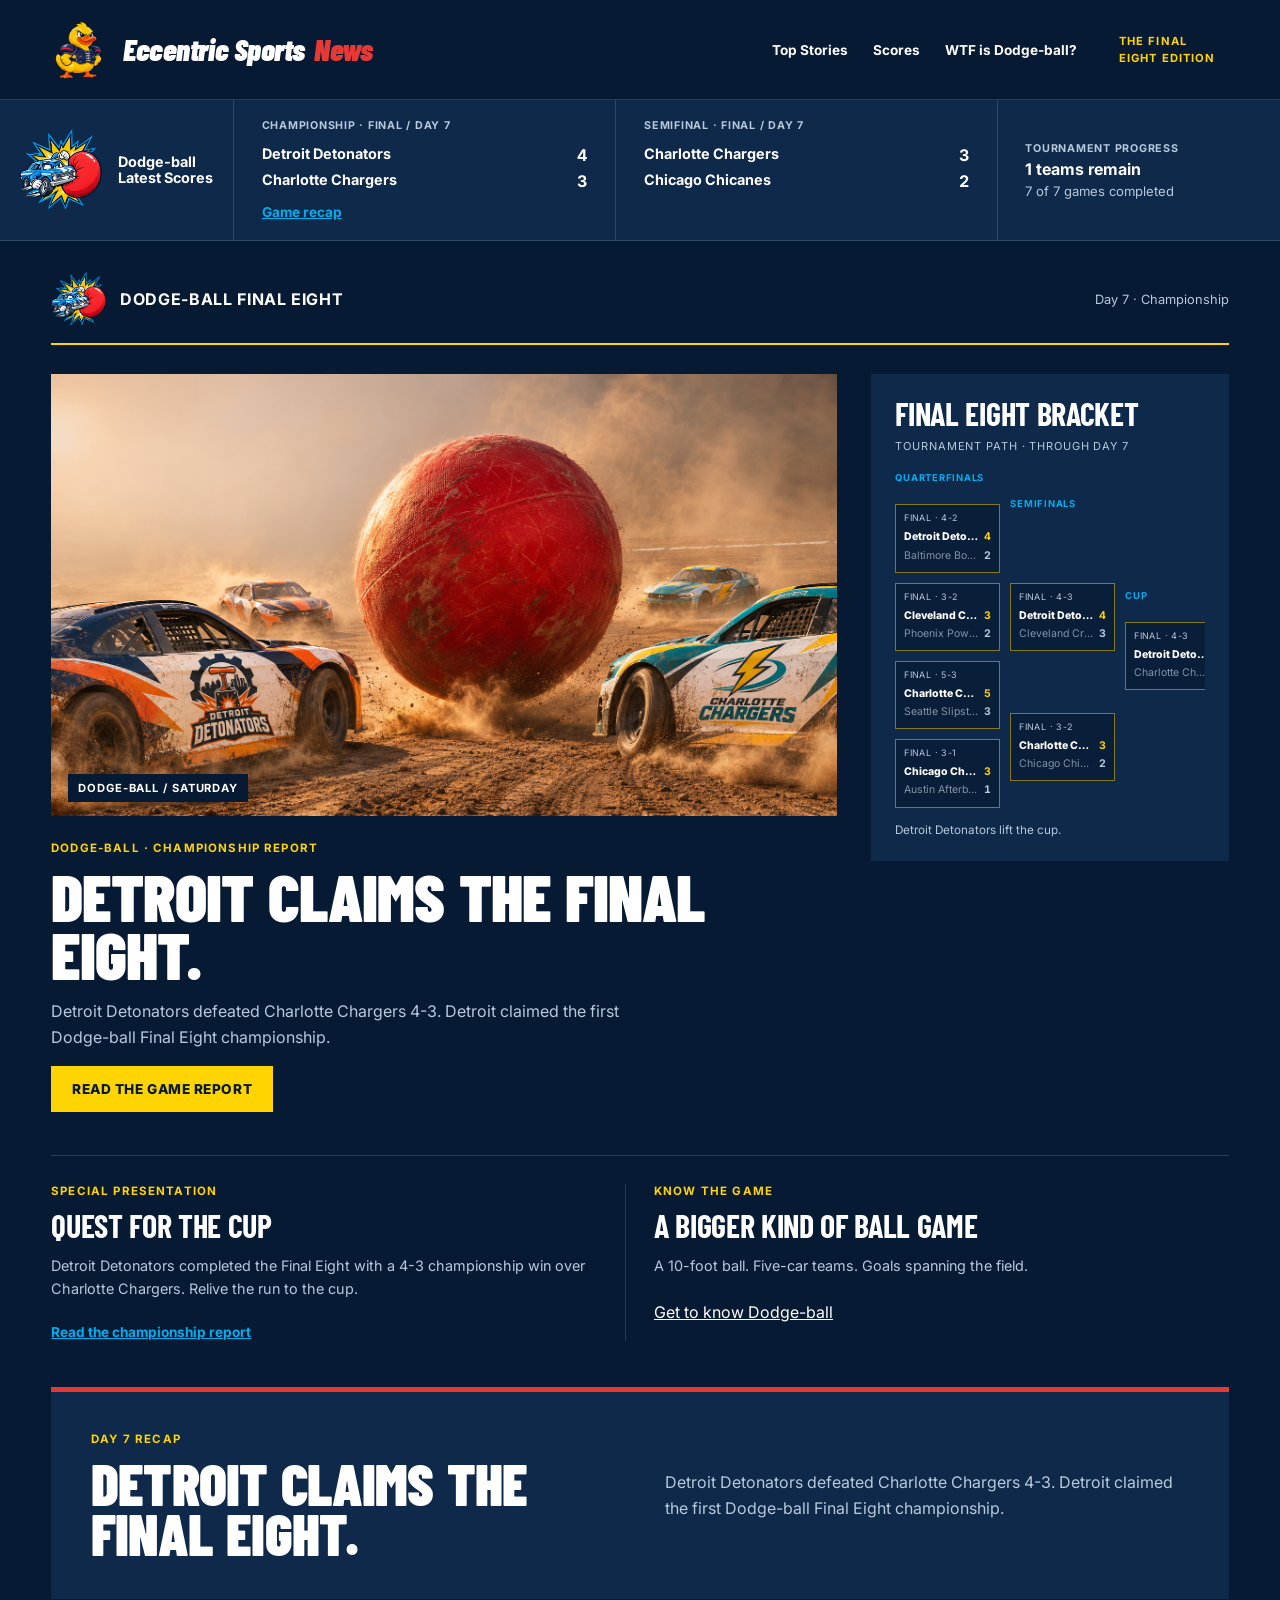
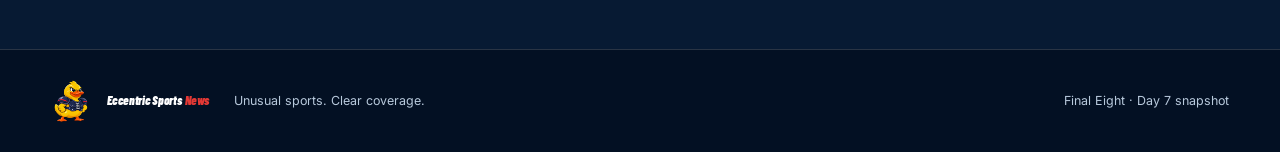
<file: src/index.html>
<!doctype html>
<html lang="en">
<head>
  <meta charset="utf-8">
  <meta name="viewport" content="width=device-width, initial-scale=1">
  <meta name="description" content="Eccentric Sports News covers unusual sports with major-league urgency.">
  <title>Eccentric Sports News | Dodge-ball Final Eight</title>
  <link rel="preconnect" href="https://fonts.googleapis.com">
  <link rel="preconnect" href="https://fonts.gstatic.com" crossorigin>
  <link href="https://fonts.googleapis.com/css2?family=Barlow+Condensed:wght@600;700;800;900&family=Inter:wght@400;500;600;700&display=swap" rel="stylesheet">
  <link rel="stylesheet" href="style.css">
  <script src="script.js" defer></script>
</head>
<body>
  <a class="skip-link" href="#main-content">Skip to coverage</a>
  <header class="site-header">
    <a class="brand" href="#top" aria-label="Eccentric Sports News home">
      <img src="assets/esn-duck-pads.png" alt="" width="58" height="58">
      <span class="brand-wordmark"><span>Eccentric Sports</span><b>News</b></span>
    </a>
    <button class="menu-toggle" type="button" aria-expanded="false" aria-controls="site-nav">Menu</button>
    <nav id="site-nav" class="site-nav" aria-label="Main navigation">
      <a href="#top-stories">Top Stories</a>
      <a href="#scores">Scores</a>
      <button class="about-sport-trigger" type="button" aria-haspopup="dialog">WTF is Dodge-ball?</button>
    </nav>
    <span class="edition">The Final Eight Edition</span>
  </header>

  <main id="main-content">
    <section id="scores" class="score-strip" aria-label="Latest Dodge-ball scores">
      <div class="scores-label"><img class="sport-logo" src="assets/dodge-ball-logo.png" alt=""><strong>Dodge-ball<br>Latest Scores</strong></div>
      <article id="latest-score" class="score-card">
        <p>Loading results…</p>
        <div><span>—</span><strong>—</strong></div>
        <div><span>—</span><strong>—</strong></div>
        <a href="#daily-recap">Game recap</a>
      </article>
      <article id="previous-score" class="score-card">
        <p>Loading results…</p>
        <div><span>—</span><strong>—</strong></div>
        <div><span>—</span><strong>—</strong></div>
      </article>
      <div class="tournament-progress">
        <p>Tournament Progress</p>
        <strong id="teams-remaining">— teams remain</strong>
        <span id="games-completed">— of 7 games completed</span>
      </div>
    </section>

    <div class="page-wrap" id="top">
      <div class="event-bar"><img class="sport-logo" src="assets/dodge-ball-logo.png" alt=""><strong id="tournament-name">Dodge-ball Final Eight</strong><span id="event-day">Loading coverage…</span></div>
      <div class="lead-layout">
        <article id="top-stories" class="lead-story">
          <div class="field-art">
            <img id="daily-image" src="coverage/day-1/main-image.png" alt="Dodge-ball Final Eight coverage">
            <span id="image-label" class="art-label">Dodge-ball / Daily coverage</span>
          </div>
          <div class="lead-copy">
            <p id="lead-kicker" class="kicker">Dodge-ball · Daily report</p>
            <h1 id="daily-headline">Loading today’s headline…</h1>
            <p id="lead-dek" class="dek">Loading the latest Dodge-ball Final Eight results.</p>
            <a class="primary-link" href="#daily-recap">Read the game report</a>
          </div>
        </article>

        <aside id="teams" class="team-records" aria-labelledby="bracket-heading">
          <h2 id="bracket-heading">Final Eight Bracket</h2>
          <p id="bracket-subtitle" class="record-subtitle">Tournament path · Through Day 1</p>
          <div id="playoff-bracket" class="playoff-bracket" aria-label="Dodge-ball Final Eight tournament bracket"></div>
          <p id="bracket-status" class="eliminated"></p>
        </aside>
      </div>

      <section class="story-grid" aria-label="More coverage">
        <article id="tournament-feature">
          <p id="feature-kicker" class="kicker">Next matchup</p>
          <h2 id="feature-heading">Loading the next matchup…</h2>
          <p id="feature-copy">The next chapter of the Final Eight is on deck.</p>
          <a id="feature-link" href="#scores">View the schedule</a>
        </article>
        <article id="sport">
          <p class="kicker">Know the Game</p>
          <h2>A Bigger Kind of Ball Game</h2>
          <p>A 10-foot ball. Five-car teams. Goals spanning the field.</p>
          <button class="about-sport-trigger story-link" type="button" aria-haspopup="dialog">Get to know Dodge-ball</button>
        </article>
      </section>

      <section id="daily-recap" class="recap" aria-labelledby="recap-heading">
        <div>
          <p id="recap-kicker" class="kicker">Daily recap</p>
          <h2 id="recap-heading">Loading today’s recap.</h2>
        </div>
        <p id="recap-copy">Loading the latest results.</p>
      </section>
    </div>
  </main>
  <dialog id="about-dodge-ball" class="about-sport-dialog" aria-labelledby="about-sport-title">
    <div class="about-sport-dialog__close-row">
      <button class="dialog-close" type="button" aria-label="Close Dodge-ball description">×</button>
    </div>
    <div class="major-league-banner" aria-label="Major League Dodge-Ball">
      <img src="assets/dodge-ball-logo.png" alt="Dodge-ball logo" width="112" height="112">
      <span>Major League Dodge-Ball</span>
    </div>
    <div class="about-sport-dialog__topline">
      <p class="kicker">Know the game</p>
    </div>
    <div class="about-sport-dialog__intro">
      <p class="about-sport-dialog__eyebrow">Not dodgeball. It has a dash.</p>
      <h2 id="about-sport-title">WTF is Dodge-ball?</h2>
      <p>Dodge-ball is a five-versus-five vehicle sport played with Dodge cars and Dodge-badged trucks on an expanded soccer field.</p>
    </div>
    <div class="about-sport-dialog__details">
      <p>Teams use controlled contact with a 10-foot regulation ball to drive it into an opposing goal that spans the full width of the field. There is no goalie: every car attacks, defends, and creates space.</p>
      <p>The game follows the broad rhythm of soccer—kickoff, open play, goals, halves, and stoppage time—but replaces footwork with vehicle positioning and ball control. Any Dodge car or Dodge-badged truck from any year may compete when it meets event safety and inspection requirements.</p>
      <p>The sport rewards pace, turning skill, coordinated formations, and smart use of the expanded field. Teams must keep the giant ball moving while preventing a clear lane to their own full-width goal.</p>
    </div>
    <p class="about-sport-dialog__note">Five cars. One giant ball. No place to hide.</p>
  </dialog>
  <footer class="site-footer">
    <a class="brand" href="#top" aria-label="Eccentric Sports News home"><img src="assets/esn-duck-pads.png" alt="" width="42" height="42"><span class="brand-wordmark"><span>Eccentric Sports</span><b>News</b></span></a>
    <p>Unusual sports. Clear coverage.</p>
    <span id="footer-day">Final Eight daily snapshot</span>
  </footer>
</body>
</html>
</file>
<file: src/style.css>
:root {
  --navy:#071a33;
  --yellow:#ffd400;
  --blue:#00aeef;
  --red:#e53935;
  --ink:#ffffff;
  --muted:#b8c9dc;
  --line:rgba(255,255,255,.15);
  font-family:Inter,Arial,sans-serif;
  color:var(--ink);
  background:#031023
}

* {
  box-sizing:border-box
}

html {
  scroll-behavior:smooth
}

body {
  margin:0;
  background:var(--navy)
}

a {
  color:inherit
}

a:focus-visible,button:focus-visible {
  outline:3px solid var(--blue);
  outline-offset:4px
}

.skip-link {
  position:fixed;
  top:-80px;
  left:16px;
  padding:12px 16px;
  background:var(--yellow);
  color:var(--navy);
  font-weight:800;
  z-index:5
}

.skip-link:focus {
  top:16px
}

.site-header {
  min-height:100px;
  display:flex;
  align-items:center;
  gap:42px;
  padding:20px max(4vw,28px);
  border-bottom:1px solid var(--line)
}

.brand {
  display:flex;
  align-items:center;
  gap:13px;
  text-decoration:none;
  font-family:"Barlow Condensed",sans-serif;
  font-size:1.8rem;
  font-weight:800;
  line-height:.82;
  letter-spacing:-.025em
}

.brand img {
  width:42px;
  height:56px
}

.site-nav {
  display:flex;
  gap:25px;
  margin-left:auto;
  font-size:.85rem;
  font-weight:700
}

.site-nav a {
  text-decoration:none
}

.site-nav a:hover,.story-grid a:hover,.story-link:hover,.score-card a:hover {
  text-decoration-color:var(--yellow);
  text-decoration-thickness:2px
}

.edition {
  text-transform:uppercase;
  max-width:110px;
  color:var(--yellow);
  font-size:.7rem;
  font-weight:700;
  letter-spacing:.1em;
  line-height:1.45
}

.menu-toggle {
  display:none
}

.score-strip {
  display:grid;
  grid-template-columns:.7fr 1.15fr 1.15fr .85fr;
  background:#0e2949;
  border-bottom:1px solid var(--line)
}

.scores-label {
  display:flex;
  gap:15px;
  align-items:center;
  justify-content:center;
  font-size:.9rem;
  line-height:1.1
}

.scores-label img {
  width:22px;
  height:29px
}

.score-card {
  padding:19px 28px;
  border-left:1px solid var(--line)
}

.score-card p,.tournament-progress p {
  margin:0 0 10px;
  text-transform:uppercase;
  font-size:.67rem;
  letter-spacing:.07em;
  color:var(--muted);
  font-weight:700
}

.score-card div {
  display:flex;
  justify-content:space-between;
  gap:20px;
  padding:3px 0;
  font-size:.9rem;
  font-weight:700
}

.score-card div strong {
  font-size:1rem;
  font-variant-numeric:tabular-nums
}

.score-card a,.story-grid a,.story-link {
  display:inline-block;
  margin-top:10px;
  color:var(--blue);
  font-size:.85rem;
  font-weight:700
}

.story-link {
  padding:0;
  border:0;
  background:transparent;
  font-family:inherit;
  cursor:pointer;
  text-decoration:underline
}

.tournament-progress {
  border-left:1px solid var(--line);
  padding:20px 27px;
  display:flex;
  flex-direction:column;
  justify-content:center;
  gap:4px
}

.tournament-progress p {
  margin:0
}

.tournament-progress strong {
  font-size:1rem
}

.tournament-progress span {
  font-size:.82rem;
  color:var(--muted)
}

.page-wrap {
  max-width:1440px;
  margin:0 auto;
  padding:30px max(4vw,28px) 50px
}

.event-bar {
  display:flex;
  align-items:center;
  gap:13px;
  border-bottom:2px solid var(--yellow);
  padding:0 0 16px;
  margin-bottom:29px;
  text-transform:uppercase
}

.event-bar img {
  width:16px;
  height:22px
}

.event-bar strong {
  font-size:1rem;
  letter-spacing:.04em
}

.event-bar span {
  margin-left:auto;
  font-size:.8rem;
  color:var(--muted);
  text-transform:none
}

.lead-layout {
  display:grid;
  grid-template-columns:minmax(0,2.2fr) minmax(280px,1fr);
  gap:34px
}

.field-art {
  position:relative;
  min-height:350px;
  overflow:hidden;
  background:linear-gradient(135deg,#135378,#0b3856);
  isolation:isolate
}

.field-art:before {
  content:"";
  position:absolute;
  inset:28px 44px;
  border:2px solid rgba(225,247,255,.55);
  z-index:-1
}

.field-art:after {
  content:"";
  position:absolute;
  left:50%;
  top:28px;
  bottom:28px;
  width:2px;
  background:rgba(225,247,255,.45);
  z-index:-1
}

.goal {
  position:absolute;
  top:25%;
  bottom:25%;
  width:10px;
  border:3px solid rgba(225,247,255,.72);
  border-right:0
}

.goal.left {
  left:28px
}

.goal.right {
  right:28px;
  transform:rotate(180deg)
}

.mid-line {
  position:absolute;
  left:50%;
  top:50%;
  width:150px;
  height:150px;
  border-radius:50%;
  border:2px solid rgba(225,247,255,.45);
  transform:translate(-50%,-50%)
}

.field-ball {
  position:absolute;
  left:50%;
  top:50%;
  width:80px;
  height:80px;
  border-radius:50%;
  transform:translate(-50%,-50%);
  background:radial-gradient(circle at 34% 29%,#fff 0 5%,#ffe96d 18%,var(--yellow) 58%,#b88d00 100%);
  box-shadow:0 15px 0 rgba(1,12,24,.3)
}

.car {
  position:absolute;
  width:42px;
  height:24px;
  border-radius:8px 9px 5px 5px;
  transform:rotate(var(--r));
  box-shadow:inset 0 -7px 0 rgba(0,0,0,.18),0 5px 0 rgba(0,0,0,.25)
}

.car:before {
  content:"";
  position:absolute;
  left:9px;
  top:-8px;
  width:20px;
  height:14px;
  border-radius:8px 8px 2px 2px;
  background:#082037
}

.car.gold {
  background:var(--yellow)
}

.car.blue {
  background:var(--blue)
}

.c1 {
  left:17%;
  top:25%;
  --r:23deg
}

.c2 {
  left:29%;
  top:61%;
  --r:-26deg
}

.c3 {
  left:14%;
  top:75%;
  --r:-12deg
}

.c4 {
  left:38%;
  top:23%;
  --r:36deg
}

.c5 {
  left:36%;
  top:78%;
  --r:-40deg
}

.c6 {
  right:18%;
  top:24%;
  --r:156deg
}

.c7 {
  right:29%;
  top:61%;
  --r:202deg
}

.c8 {
  right:14%;
  top:75%;
  --r:180deg
}

.c9 {
  right:38%;
  top:23%;
  --r:142deg
}

.c10 {
  right:36%;
  top:78%;
  --r:218deg
}

.art-label {
  position:absolute;
  bottom:14px;
  left:17px;
  background:var(--navy);
  padding:7px 10px;
  font-size:.7rem;
  text-transform:uppercase;
  font-weight:700;
  letter-spacing:.08em
}

.lead-copy {
  padding:25px 0 5px
}

.kicker {
  margin:0 0 12px;
  color:var(--yellow);
  font-size:.72rem;
  text-transform:uppercase;
  letter-spacing:.1em;
  font-weight:700
}

.lead-copy h1,.recap h2 {
  font-family:"Barlow Condensed",sans-serif;
  font-weight:900;
  font-size:clamp(3.3rem,5.2vw,5.25rem);
  line-height:.87;
  letter-spacing:-.045em;
  margin:0;
  text-transform:uppercase
}

.dek {
  max-width:610px;
  color:var(--muted);
  line-height:1.6
}

.primary-link {
  display:inline-block;
  padding:15px 21px;
  background:var(--yellow);
  color:var(--navy);
  font-size:.85rem;
  text-transform:uppercase;
  text-decoration:none;
  letter-spacing:.04em;
  font-weight:800
}

.primary-link:hover {
  background:#fff06b
}

.team-records {
  align-self:start;
  background:#0e2949;
  padding:24px
}

.team-records h2,.story-grid h2 {
  font-family:"Barlow Condensed",sans-serif;
  font-size:2rem;
  line-height:.95;
  margin:0;
  text-transform:uppercase;
  letter-spacing:-.02em
}

.record-subtitle {
  font-size:.69rem;
  text-transform:uppercase;
  color:var(--muted);
  letter-spacing:.08em;
  margin:11px 0
}

.eliminated {
  margin:15px 0 0;
  color:var(--muted);
  font-size:.73rem
}

.playoff-bracket {
  display:grid;
  grid-template-columns:1.25fr 1.1fr 1fr;
  gap:10px;
  margin-top:19px;
  overflow-x:auto
}

.bracket-round {
  display:flex;
  min-width:105px;
  flex-direction:column;
  gap:10px
}

.bracket-round h3 {
  min-height:22px;
  margin:0;
  color:var(--blue);
  font-size:.59rem;
  letter-spacing:.08em;
  text-transform:uppercase
}

.bracket-round--semifinal {
  justify-content:space-around
}

.bracket-round--championship {
  justify-content:center
}

.bracket-game {
  padding:7px 8px;
  border:1px solid var(--line);
  background:rgba(3,16,35,.42)
}

.bracket-game.is-final {
  border-color:rgba(255,212,0,.5)
}

.bracket-game__meta {
  margin:0 0 5px;
  color:var(--muted);
  font-size:.56rem;
  letter-spacing:.04em;
  text-transform:uppercase
}

.bracket-game__team {
  display:flex;
  align-items:baseline;
  justify-content:space-between;
  gap:6px;
  padding:3px 0;
  font-size:.66rem;
  line-height:1.15
}

.bracket-game__team span {
  min-width:0;
  overflow:hidden;
  text-overflow:ellipsis;
  white-space:nowrap
}

.bracket-game__team strong {
  color:var(--muted);
  font-variant-numeric:tabular-nums
}

.bracket-game__team.is-winner {
  color:#fff;
  font-weight:800
}

.bracket-game__team.is-winner strong {
  color:var(--yellow)
}

.bracket-game__team.is-eliminated {
  color:#8294a8
}

.story-grid {
  display:grid;
  grid-template-columns:repeat(2,1fr);
  gap:28px;
  margin-top:38px;
  padding-top:28px;
  border-top:1px solid var(--line)
}

.story-grid article {
  padding-right:25px;
  border-right:1px solid var(--line)
}

.story-grid article:last-child {
  border:0
}

.story-grid h2 {
  font-size:2rem
}

.story-grid p:not(.kicker) {
  color:var(--muted);
  font-size:.9rem;
  line-height:1.55
}

.recap {
  margin-top:46px;
  padding:40px;
  background:#0e2949;
  display:grid;
  grid-template-columns:1fr 1fr;
  gap:50px;
  align-items:center;
  border-top:5px solid var(--red)
}

.recap h2 {
  font-size:3.6rem
}

.recap>p {
  margin:0;
  color:var(--muted);
  line-height:1.65
}

.site-footer {
  border-top:1px solid var(--line);
  padding:30px max(4vw,28px);
  display:flex;
  align-items:center;
  gap:25px;
  background:#031023
}

.site-footer .brand {
  font-size:1.25rem
}

.site-footer .brand img {
  width:30px;
  height:40px
}

.site-footer p,.site-footer span {
  font-size:.78rem;
  color:var(--muted)
}

.site-footer span {
  margin-left:auto
}

@media(max-width:850px) {
  .site-header {
    gap:22px;
    flex-wrap:wrap
  }

  .site-nav {
    order:3;
    margin:0;
    width:100%
  }

  .score-strip {
    grid-template-columns:1fr 1fr
  }

  .scores-label,.tournament-progress {
    display:none
  }

  .lead-layout,.recap {
    grid-template-columns:1fr
  }

  .team-records {
    display:grid;
    grid-template-columns:repeat(2,1fr);
    gap:0 25px
  }

  .team-records h2,.team-records .record-subtitle,.team-records .eliminated {
    grid-column:1/-1
  }

  .team-records .playoff-bracket {
    grid-column:1/-1
  }

  .story-grid {
    gap:18px
  }

  .story-grid article {
    padding-right:18px
  }

}

@media(max-width:560px) {
  .site-header {
    padding:18px 20px
  }

  .brand {
    font-size:1.45rem
  }

  .brand img {
    width:32px;
    height:44px
  }

  .edition {
    margin-left:auto;
    font-size:.6rem;
    max-width:85px
  }

  .menu-toggle {
    display:block;
    margin-left:auto;
    padding:8px;
    border:1px solid var(--line);
    background:transparent;
    color:#fff;
    text-transform:uppercase;
    font-size:.7rem;
    font-weight:800;
    letter-spacing:.06em
  }

  .site-nav {
    display:none;
    flex-direction:column;
    gap:15px;
    padding-top:5px
  }

  .site-nav.open {
    display:flex
  }

  .edition {
    display:none
  }

  .score-card {
    padding:15px 12px
  }

  .score-card p {
    font-size:.6rem
  }

  .score-card div {
    font-size:.76rem;
    gap:8px
  }

  .score-card a {
    font-size:.75rem
  }

  .page-wrap {
    padding:23px 20px 40px
  }

  .event-bar {
    flex-wrap:wrap
  }

  .event-bar span {
    margin-left:29px;
    width:100%;
    font-size:.72rem
  }

  .field-art {
    min-height:285px
  }

  .field-art:before {
    inset:20px 28px
  }

  .field-art:after {
    top:20px;
    bottom:20px
  }

  .mid-line {
    width:115px;
    height:115px
  }

  .field-ball {
    width:64px;
    height:64px
  }

  .car {
    width:34px;
    height:19px
  }

  .car:before {
    left:7px;
    top:-6px;
    width:17px;
    height:11px
  }

  .lead-copy h1 {
    font-size:3.5rem
  }

  .team-records {
    display:block
  }

  .story-grid {
    grid-template-columns:1fr
  }

  .story-grid article {
    border:0;
    border-bottom:1px solid var(--line);
    padding:0 0 20px
  }

  .recap {
    gap:20px;
    padding:28px
  }

  .recap h2 {
    font-size:3rem
  }

  .site-footer {
    flex-wrap:wrap
  }

  .site-footer span {
    margin:0;
    width:100%
  }

}

.field-art:before,.field-art:after {
  display:none
}

.field-art>img {
  display:block;
  width:100%;
  height:100%;
  min-height:350px;
  object-fit:cover
}

@media(max-width:560px) {
  .field-art>img {
    min-height:285px
  }

}

/* Keep condensed display faces energetic without collisions at headline sizes. */
.lead-copy h1,
.recap h2  {
  letter-spacing: -0.015em;
  word-spacing: 0.04em;
}

.team-records h2,
.story-grid h2  {
  letter-spacing: -0.01em;
  word-spacing: 0.03em;
}

.about-sport-trigger {
  border:0;
  padding:0;
  background:transparent;
  color:inherit;
  font:inherit;
  cursor:pointer
}

.about-sport-trigger:hover {
  color:var(--yellow)
}

.about-sport-dialog {
  width:min(760px,calc(100% - 32px));
  max-height:calc(100dvh - 32px);
  overflow:auto;
  padding:clamp(24px,5vw,48px);
  border:2px solid var(--yellow);
  background:linear-gradient(135deg,#0e2949,#071a33);
  color:var(--ink);
  box-shadow:0 24px 70px rgba(0,0,0,.6)
}

.about-sport-dialog::backdrop {
  background:rgba(1,10,23,.8);
  backdrop-filter:blur(4px)
}

.major-league-banner {
  display:flex;
  align-items:center;
  gap:16px;
  margin:0 -clamp(24px,5vw,48px) 38px;
  padding:14px clamp(24px,5vw,48px);
  background:var(--yellow);
  color:var(--navy);
  font-family:"Barlow Condensed",sans-serif;
  font-size:clamp(1.65rem,4vw,2.35rem);
  font-weight:900;
  letter-spacing:.025em;
  line-height:1;
  text-transform:uppercase
}

.major-league-banner img {
  display:block;
  width:112px;
  height:112px;
  object-fit:contain;
  flex:0 0 auto
}

.about-sport-dialog__close-row {
  display:flex;
  justify-content:flex-end;
  height:34px
}

.about-sport-dialog__topline {
  display:flex;
  justify-content:space-between;
  align-items:start;
  border-bottom:1px solid var(--line);
  margin-bottom:30px;
  padding-left:4px
}

.dialog-close {
  margin:-10px -10px 10px 18px;
  border:0;
  background:transparent;
  color:#fff;
  font-size:2.35rem;
  line-height:1;
  cursor:pointer
}

.dialog-close:hover {
  color:var(--yellow)
}

.about-sport-dialog__eyebrow,.about-sport-dialog__note {
  margin:0;
  color:var(--yellow);
  font-size:.75rem;
  font-weight:800;
  letter-spacing:.13em;
  text-transform:uppercase
}

.about-sport-dialog__eyebrow {
  display:inline-block;
  padding:8px 11px;
  background:var(--yellow);
  color:var(--navy);
  font-size:.84rem;
  letter-spacing:.1em;
  box-shadow:5px 5px 0 var(--red)
}

.about-sport-dialog h2 {
  margin:9px 0 18px;
  font-family:"Barlow Condensed",sans-serif;
  font-size:clamp(3.5rem,10vw,5.8rem);
  font-weight:900;
  line-height:.82;
  letter-spacing:-.025em;
  text-transform:uppercase
}

.about-sport-dialog__intro>p:last-child {
  max-width:620px;
  margin:0;
  color:#fff;
  font-size:clamp(1.1rem,2.2vw,1.38rem);
  font-weight:600;
  line-height:1.5
}

.about-sport-dialog__details {
  display:grid;
  gap:18px;
  margin:29px 0 31px;
  padding:26px 0;
  border-top:1px solid var(--line);
  border-bottom:1px solid var(--line)
}

.about-sport-dialog__details p {
  margin:0;
  color:var(--muted);
  line-height:1.65
}

.about-sport-dialog__note {
  padding-left:14px;
  border-left:4px solid var(--red);
  line-height:1.5
}

.brand {
  gap:14px;
  font-family:"Barlow Condensed",sans-serif;
  font-style:italic;
  font-size:clamp(1.45rem,2.4vw,2.25rem);
  font-weight:900;
  line-height:1;
  letter-spacing:-.015em
}

.brand img {
  display:block;
  width:58px;
  height:58px;
  flex:0 0 auto
}

.brand-wordmark {
  display:flex;
  align-items:baseline;
  gap:.3em;
  white-space:nowrap
}

.brand-wordmark>span {
  color:#fff
}

.brand-wordmark b {
  color:var(--red);
  font:inherit
}

.site-footer .brand {
  font-size:1.25rem
}

.site-footer .brand img {
  width:42px;
  height:42px
}

.scores-label .sport-logo {
  width:84px;
  height:84px;
  object-fit:contain
}

.event-bar .sport-logo {
  width:56px;
  height:56px;
  object-fit:contain
}

@media(max-width:560px) {
  .brand {
    gap:11px
  }

  .brand img {
    width:46px;
    height:46px
  }

  .brand-wordmark {
    display:block
  }

  .brand-wordmark b {
    display:block
  }

  .site-footer .brand-wordmark {
    display:flex
  }

  .site-footer .brand-wordmark b {
    display:inline
  }
}
</file>
